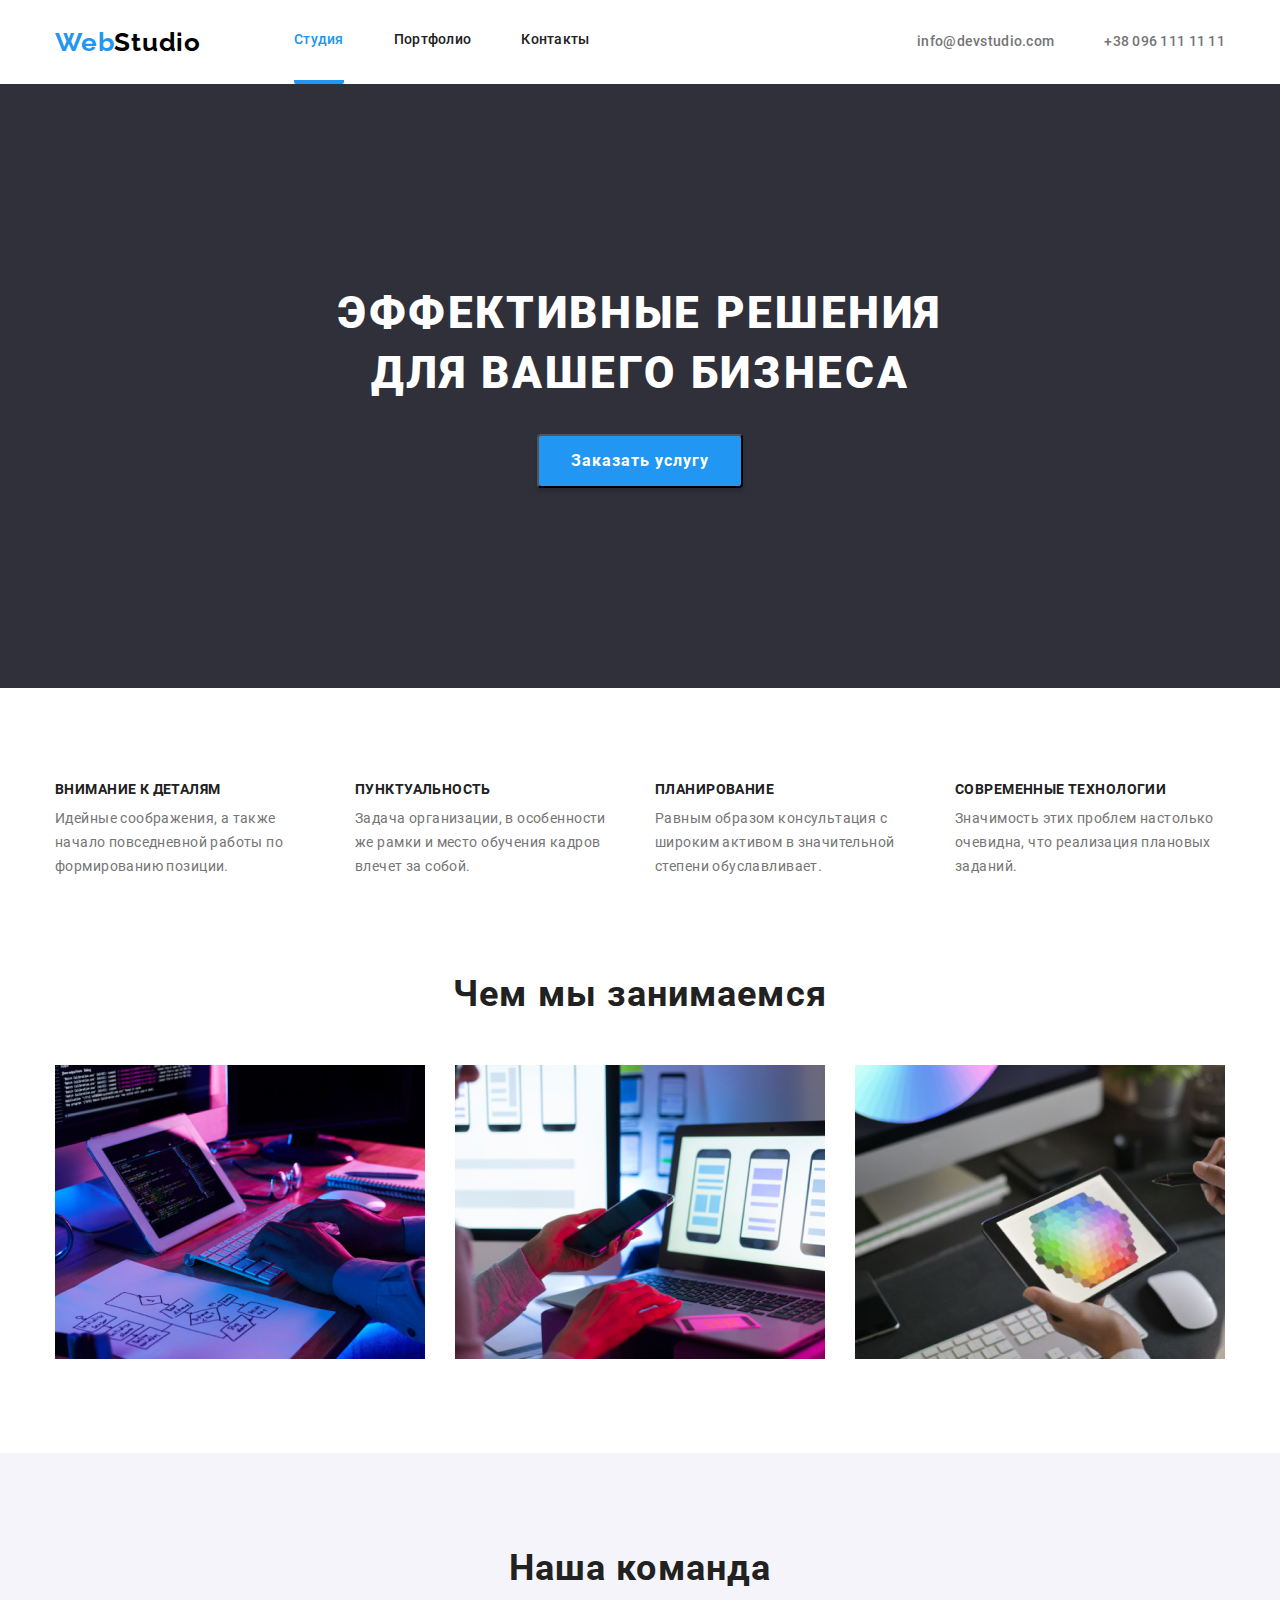
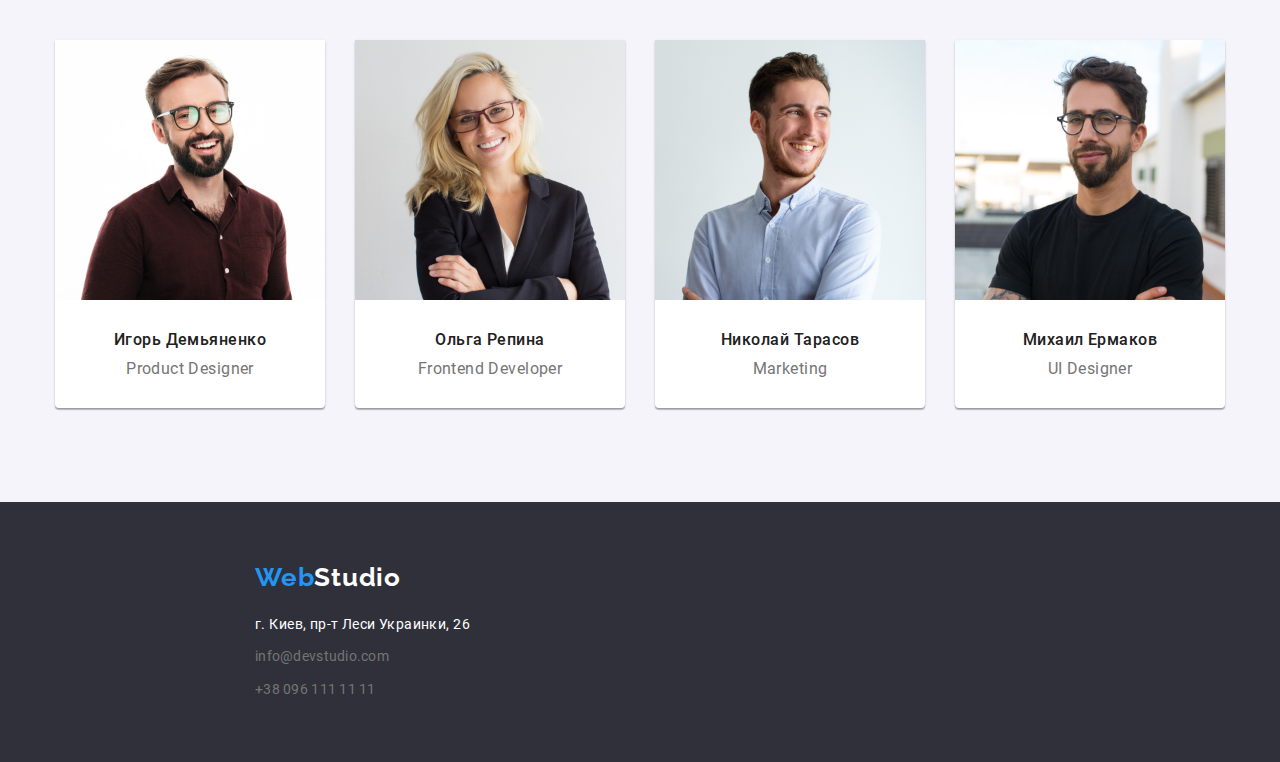
<file: index.html>
<!DOCTYPE html>
<html lang="ru">
  <head>
    <meta charset="UTF-8" />
    <meta name="viewport" content="width=device-width, initial-scale=1.0" />
    <title>WebStudio</title>
    <link
      href="https://fonts.googleapis.com/css2?family=Raleway:wght@700&display=swap"
      rel="stylesheet"
    />
    <link
      rel="stylesheet"
      href="https://cdnjs.cloudflare.com/ajax/libs/modern-normalize/1.0.0/modern-normalize.min.css"
    />
    <link rel="stylesheet" href="./css/styles.css" />
  </head>
  <body>
    <header>
      <div class="container header-container">
        <nav class="nav">
          <a href="" class="link logo"
            ><span class="logo-item">Web</span>Studio</a
          >
          <ul class="list nav-list">
            <li class="nav-item">
              <a href="./index.html" class="link current-page nav-link"
                >Студия</a
              >
            </li>
            <li class="nav-item">
              <a href="./portfolio.html" class="link nav-link">Портфолио</a>
            </li>
            <li class="nav-item">
              <a href="#contacts" class="link nav-link">Контакты</a>
            </li>
          </ul>
        </nav>

        <ul class="list contacts-list">
          <li class="cnts-item">
            <a href="mailto:info@devstudio.com" class="link contacts-link">
              info@devstudio.com</a
            >
          </li>
          <li class="cnts-item">
            <a href="tel:+380961111111" class="link contacts-link">
              +38 096 111 11 11
            </a>
          </li>
        </ul>
      </div>
    </header>

    <main>
      <section class="hero">
        <div class="hero-box">
          <h1 class="title">Эффективные решения для вашего бизнеса</h1>
          <button type="button" class="button">Заказать услугу</button>
        </div>
      </section>

      <section class="advantages">
        <div class="container">
          <h2 class="visually-hidden">Наши преимущества</h2>
          <ul class="list advantages-list">
            <li class="advantages-item">
              <h3 class="title advantages-title">Внимание к деталям</h3>
              <p>
                Идейные соображения, а также начало повседневной работы по
                формированию позиции.
              </p>
            </li>
            <li class="advantages-item">
              <h3 class="title advantages-title">Пунктуальность</h3>
              <p>
                Задача организации, в особенности же рамки и место обучения
                кадров влечет за собой.
              </p>
            </li>
            <li class="advantages-item">
              <h3 class="title advantages-title">Планирование</h3>
              <p>
                Равным образом консультация с широким активом в значительной
                степени обуславливает.
              </p>
            </li>
            <li class="advantages-item">
              <h3 class="title advantages-title">Современные технологии</h3>
              <p>
                Значимость этих проблем настолько очевидна, что реализация
                плановых заданий.
              </p>
            </li>
          </ul>
        </div>
      </section>

      <section class="section activity">
        <div class="container">
          <h2 class="title">Чем мы занимаемся</h2>
          <ul class="list">
            <li class="activity-item">
              <img
                src="./images/do/img1.jpg"
                width="370"
                height="294"
                alt="Разработка вэб-сайтов"
              />
            </li>
            <li class="activity-item">
              <img
                src="./images/do/img2.jpg"
                width="370"
                height="294"
                alt="Адаптация сайтов под мобильную версию"
              />
            </li>
            <li class="activity-item">
              <img
                src="./images/do/img3.jpg"
                width="370"
                height="294"
                alt="Подбор дизайна вэб-сайта"
              />
            </li>
          </ul>
        </div>
      </section>

      <section class="section team">
        <div class="container">
          <h2 class="title team-title">Наша команда</h2>
          <ul class="list">
            <li class="team-card">
              <img
                class="photo"
                src="./images/team/team1.jpg"
                width="270"
                alt="Мужчина в рубашке улыбается"
              />
              <h3 class="title team-mate">Игорь Демьяненко</h3>
              <p class="profession">Product Designer</p>
            </li>
            <li class="team-card">
              <img
                class="photo"
                src="./images/team/team2.jpg"
                width="270"
                alt="Женщина в пиджаке улыбается"
              />
              <h3 class="title team-mate">Ольга Репина</h3>
              <p class="profession">Frontend Developer</p>
            </li>
            <li class="team-card">
              <img
                class="photo"
                src="./images/team/team3.jpg"
                width="270"
                alt="Мужчина улыбается и смотрит в сторону"
              />
              <h3 class="title team-mate">Николай Тарасов</h3>
              <p class="profession">Marketing</p>
            </li>
            <li class="team-card">
              <img
                class="photo"
                src="./images/team/team4.jpg"
                width="270"
                alt="Мужчина в фктболке скромно улыбается"
              />
              <h3 class="title team-mate">Михаил Ермаков</h3>
              <p class="profession">UI Designer</p>
            </li>
          </ul>
        </div>
      </section>
    </main>

    <footer class="footer">
      <div id="contacts" class="container">
        <a href="" class="link logo"
          ><span class="logo-item">Web</span>Studio</a
        >
        <address class="contacts">
          <ul class="list">
            <li class="list-item">
              <a
                href="https://goo.gl/maps/qRCtbatXRMtNsMS67"
                target="_blank"
                rel="noopener noreferer"
                class="link adress"
                >г. Киев, пр-т Леси Украинки, 26</a
              >
            </li>
            <li class="list-item">
              <a href="mailto:info@devstudio.com" class="link contacts-link"
                >info@devstudio.com</a
              >
            </li>
            <li class="list-item">
              <a href="tel:+380961111111" class="link contacts-link"
                >+38 096 111 11 11</a
              >
            </li>
          </ul>
        </address>
      </div>
    </footer>
  </body>
</html>
</file>
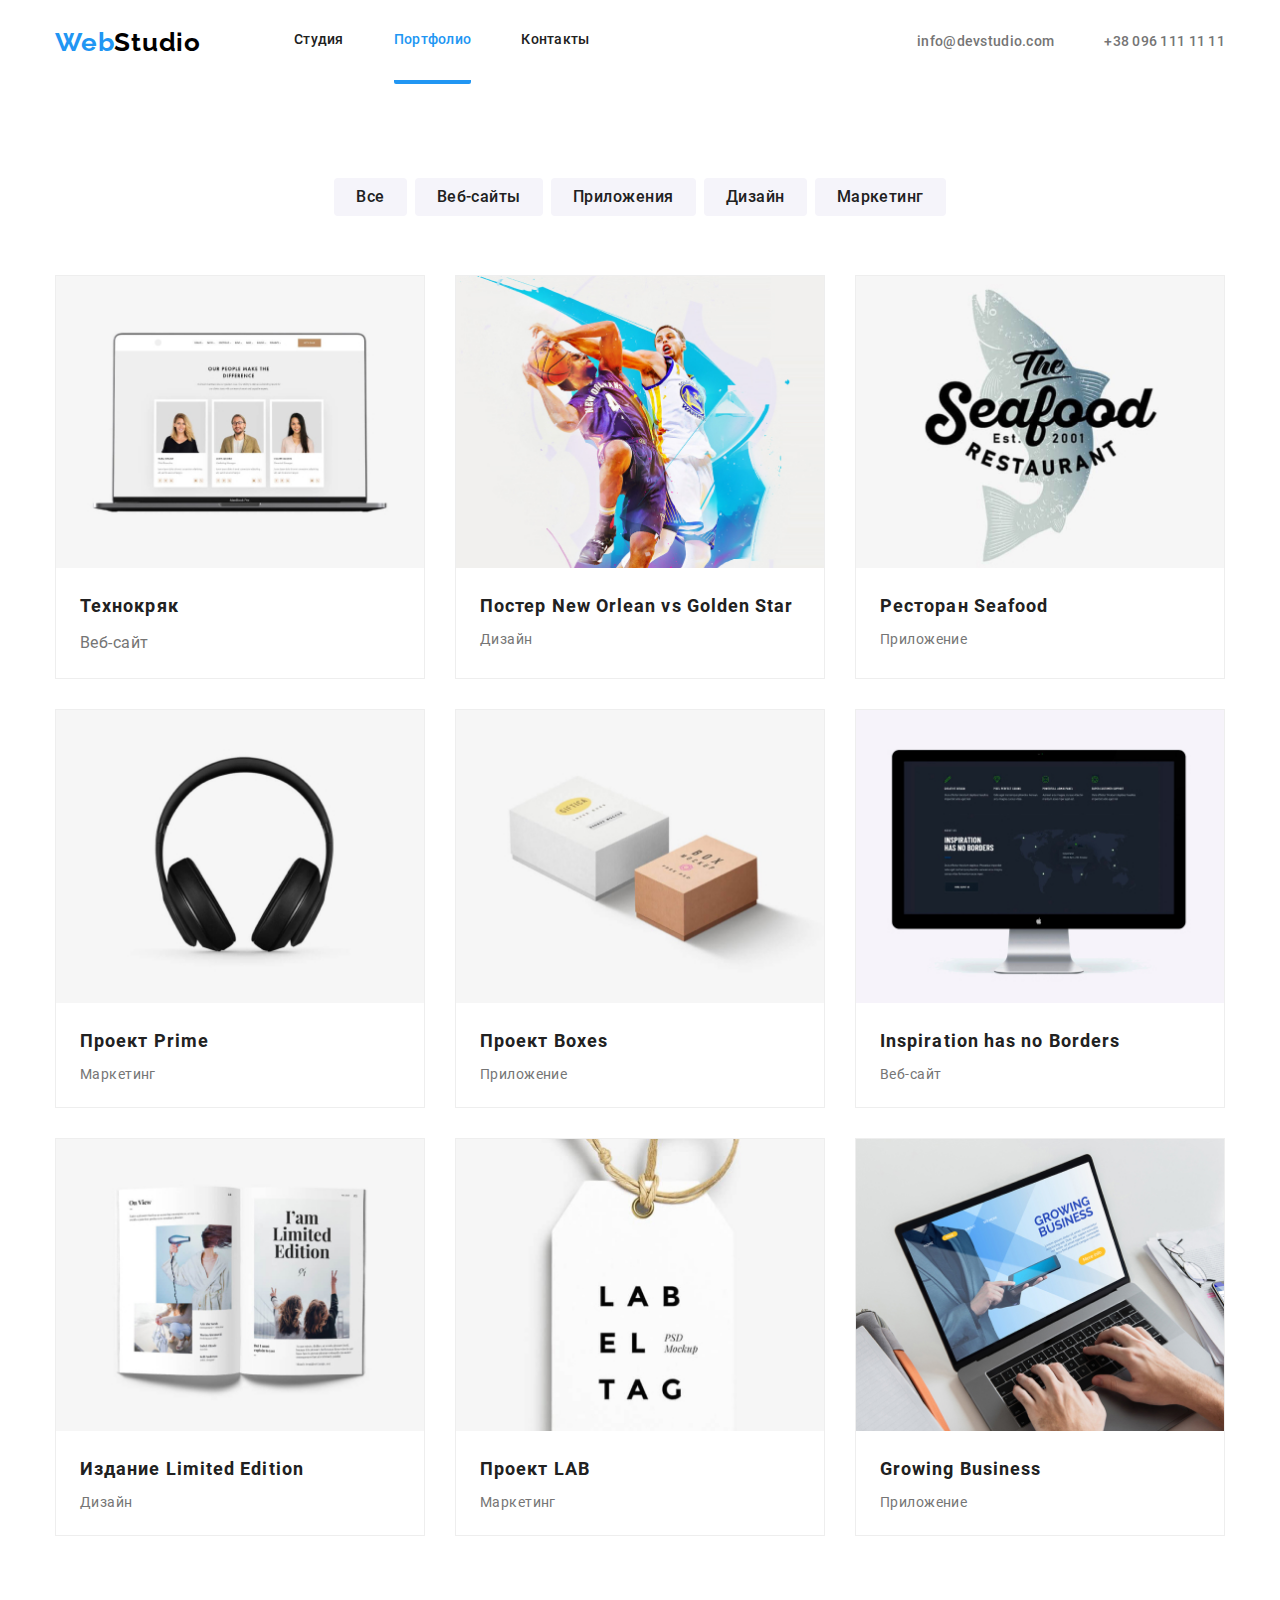
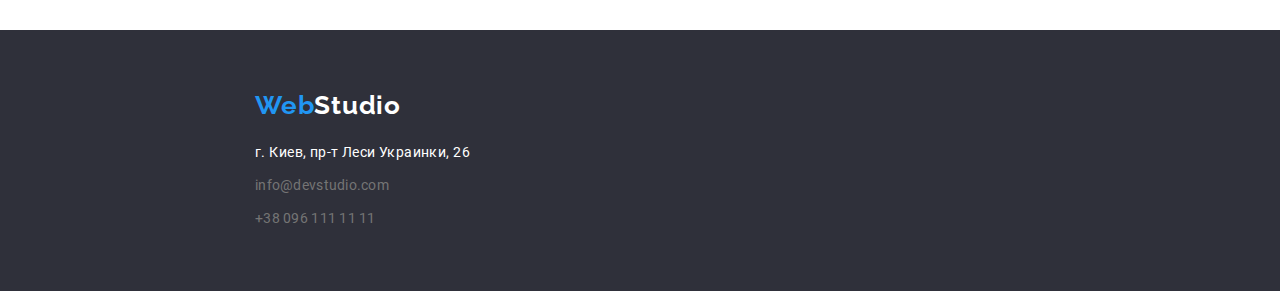
<file: portfolio.html>
<!DOCTYPE html>
<html lang="ru">
  <head>
    <meta charset="UTF-8" />
    <meta name="viewport" content="width=device-width, initial-scale=1.0" />
    <title>Portfolio</title>
    <link
      href="https://fonts.googleapis.com/css2?family=Raleway:wght@700&display=swap"
      rel="stylesheet"
    />
    <link
      rel="stylesheet"
      href="https://cdnjs.cloudflare.com/ajax/libs/modern-normalize/1.0.0/modern-normalize.min.css"
    />
    <link rel="stylesheet" href="./css/styles.css" />
  </head>
  <body>
    <!-- Шапка сайта -->

    <header>
      <div class="container header-container">
        <nav class="nav">
          <a href="" class="link logo"
            ><span class="logo-item">Web</span>Studio</a
          >
          <ul class="list nav-list">
            <li class="nav-item">
              <a href="./index.html" class="link nav-link">Студия</a>
            </li>
            <li class="nav-item">
              <a href="./portfolio.html" class="link current-page nav-link"
                >Портфолио</a
              >
            </li>
            <li class="nav-item">
              <a href="#contacts" class="link nav-link">Контакты</a>
            </li>
          </ul>
        </nav>

        <ul class="list contacts-list">
          <li class="cnts-item">
            <a href="mailto:info@devstudio.com" class="link contacts-link">
              info@devstudio.com</a
            >
          </li>
          <li class="cnts-item">
            <a href="tel:+380961111111" class="link contacts-link">
              +38 096 111 11 11
            </a>
          </li>
        </ul>
      </div>
    </header>

    <!-- Основной контент -->

    <main>
      <section class="portfolio">
        <div class="container btn-container">
          <h1 class="visually-hidden">Projects</h1>
          <ul class="list btn-list">
            <li class="list-item">
              <button type="button" class="filter-btn">Все</button>
            </li>
            <li class="list-item">
              <button type="button" class="filter-btn">Веб-сайты</button>
            </li>
            <li class="list-item">
              <button type="button" class="filter-btn">Приложения</button>
            </li>
            <li class="list-item">
              <button type="button" class="filter-btn">Дизайн</button>
            </li>
            <li class="list-item">
              <button type="button" class="filter-btn">Маркетинг</button>
            </li>
          </ul>
        </div>
        <div class="container project-container">
          <ul class="list project-list">
            <li class="project-card">
              <a href="" class="project-link"
                ><img
                  class="project-img"
                  src="./images/projects/img1.jpg"
                  width="370"
                  alt="ноутбук с открытой вэб-страницой"
                />
                <div class="card-text">
                  <h2 class="project-title">Технокряк</h2>
                  <p class="project-kind">Веб-сайт</p>
                </div>
              </a>
            </li>
            <li class="project-card">
              <a href="" class="project-link"
                ><img
                  class="project-img"
                  src="./images/projects/img2.jpg"
                  width="370"
                  alt="Два баскетболиста"
                />
                <div class="card-text">
                  <h2 class="project-title">
                    Постер New Orlean vs Golden Star
                  </h2>
                  <p>Дизайн</p>
                </div>
              </a>
            </li>
            <li class="project-card">
              <a href="" class="project-link"
                ><img
                  class="project-img"
                  src="./images/projects/img3.jpg"
                  width="370"
                  alt="Логотип с рыбой"
                />
                <div class="card-text">
                  <h2 class="project-title">Ресторан Seafood</h2>
                  <p>Приложение</p>
                </div>
              </a>
            </li>
            <li class="project-card">
              <a href="" class="project-link"
                ><img
                  class="project-img"
                  src="./images/projects/img4.jpg"
                  width="370"
                  alt="Наушники"
                />
                <div class="card-text">
                  <h2 class="project-title">Проект Prime</h2>
                  <p>Маркетинг</p>
                </div>
              </a>
            </li>
            <li class="project-card">
              <a href="" class="project-link"
                ><img
                  class="project-img"
                  src="./images/projects/img5.jpg"
                  width="370"
                  alt="Две коробки"
                />
                <div class="card-text">
                  <h2 class="project-title">Проект Boxes</h2>
                  <p>Приложение</p>
                </div>
              </a>
            </li>
            <li class="project-card">
              <a href="" class="project-link"
                ><img
                  class="project-img"
                  src="./images/projects/img6.jpg"
                  width="370"
                  alt="Моноблок с открытой веб-страницой"
                />
                <div class="card-text">
                  <h2 class="project-title">Inspiration has no Borders</h2>
                  <p>Веб-сайт</p>
                </div>
              </a>
            </li>
            <li class="project-card">
              <a href="" class="project-link"
                ><img
                  class="project-img"
                  src="./images/projects/img7.jpg"
                  width="370"
                  alt="Открытый журнал, со статьей"
                />
                <div class="card-text">
                  <h2 class="project-title">Издание Limited Edition</h2>
                  <p>Дизайн</p>
                </div>
              </a>
            </li>
            <li class="project-card">
              <a href="" class="project-link"
                ><img
                  class="project-img"
                  src="./images/projects/img8.jpg"
                  width="370"
                  alt="Бирка с логотипом проэкта"
                />
                <div class="card-text">
                  <h2 class="project-title">Проект LAB</h2>
                  <p>Маркетинг</p>
                </div>
              </a>
            </li>
            <li class="project-card">
              <a href="" class="project-link"
                ><img
                  class="project-img"
                  src="./images/projects/img9.jpg"
                  width="370"
                  alt="Руки клацающие ноутбук"
                />
                <div class="card-text">
                  <h2 class="project-title">Growing Business</h2>
                  <p>Приложение</p>
                </div>
              </a>
            </li>
          </ul>
        </div>
      </section>
    </main>

    <!-- Футер сайта -->

    <footer class="footer">
      <div id="contacts" class="container">
        <a href="" class="link logo"
          ><span class="logo-item">Web</span>Studio</a
        >
        <address class="contacts">
          <ul class="list">
            <li class="list-item">
              <a
                href="https://goo.gl/maps/qRCtbatXRMtNsMS67"
                target="_blank"
                rel="noopener noreferer"
                class="link adress"
                >г. Киев, пр-т Леси Украинки, 26</a
              >
            </li>
            <li class="list-item">
              <a href="mailto:info@devstudio.com" class="link contacts-link"
                >info@devstudio.com</a
              >
            </li>
            <li class="list-item">
              <a href="tel:+380961111111" class="link contacts-link"
                >+38 096 111 11 11</a
              >
            </li>
          </ul>
        </address>
      </div>
    </footer>
  </body>
</html>
</file>
<file: css/styles.css>
/* roboto-regular - latin_cyrillic */
@font-face {
  font-family: 'Roboto';
  font-style: normal;
  font-weight: 400;
  src: url('../fonts/roboto-v20-latin_cyrillic-regular.eot');
  src: local('Roboto'), local('Roboto-Regular'),
    url('../fonts/roboto-v20-latin_cyrillic-regular.eot?#iefix')
      format('embedded-opentype'),
    url('../fonts/roboto-v20-latin_cyrillic-regular.woff2') format('woff2'),
    url('../fonts/roboto-v20-latin_cyrillic-regular.woff') format('woff'),
    url('../fonts/roboto-v20-latin_cyrillic-regular.ttf') format('truetype'),
    url('../fonts/roboto-v20-latin_cyrillic-regular.svg#Roboto') format('svg');
}
/* roboto-500 - latin_cyrillic */
@font-face {
  font-family: 'Roboto';
  font-style: normal;
  font-weight: 500;
  src: url('../fonts/roboto-v20-latin_cyrillic-500.eot');
  src: local('Roboto Medium'), local('Roboto-Medium'),
    url('../fonts/roboto-v20-latin_cyrillic-500.eot?#iefix')
      format('embedded-opentype'),
    url('../fonts/roboto-v20-latin_cyrillic-500.woff2') format('woff2'),
    url('../fonts/roboto-v20-latin_cyrillic-500.woff') format('woff'),
    url('../fonts/roboto-v20-latin_cyrillic-500.ttf') format('truetype'),
    url('../fonts/roboto-v20-latin_cyrillic-500.svg#Roboto') format('svg');
}
/* roboto-700 - latin_cyrillic */
@font-face {
  font-family: 'Roboto';
  font-style: normal;
  font-weight: 700;
  src: url('../fonts/roboto-v20-latin_cyrillic-700.eot');
  src: local('Roboto Bold'), local('Roboto-Bold'),
    url('../fonts/roboto-v20-latin_cyrillic-700.eot?#iefix')
      format('embedded-opentype'),
    url('../fonts/roboto-v20-latin_cyrillic-700.woff2') format('woff2'),
    url('../fonts/roboto-v20-latin_cyrillic-700.woff') format('woff'),
    url('../fonts/roboto-v20-latin_cyrillic-700.ttf') format('truetype'),
    url('../fonts/roboto-v20-latin_cyrillic-700.svg#Roboto') format('svg');
}
/* roboto-900 - latin_cyrillic */
@font-face {
  font-family: 'Roboto';
  font-style: normal;
  font-weight: 900;
  src: url('../fonts/roboto-v20-latin_cyrillic-900.eot');
  src: local('Roboto Black'), local('Roboto-Black'),
    url('../fonts/roboto-v20-latin_cyrillic-900.eot?#iefix')
      format('embedded-opentype'),
    url('../fonts/roboto-v20-latin_cyrillic-900.woff2') format('woff2'),
    url('../fonts/roboto-v20-latin_cyrillic-900.woff') format('woff'),
    url('../fonts/roboto-v20-latin_cyrillic-900.ttf') format('truetype'),
    url('../fonts/roboto-v20-latin_cyrillic-900.svg#Roboto') format('svg');
}

:root {
  --main-text-color: #757575;
  --title-text-color: #212121;
  --accent-text-color: #2196f3;
  --white: #ffffff;
  --second-backgroung-color: #f5f4fa;
  --black: #000000;
}

html {
  box-sizing: border-box;
}
*,
*::before,
*::after {
  box-sizing: inherit;
}

body {
  margin: 0;

  font-family: 'Roboto', sans-serif;
  font-size: 14px;
  line-height: 1.71;
  letter-spacing: 0.03em;
  color: var(--main-text-color);
  background-color: var(--white);
}

img {
  display: block;
  max-width: 100%;
  height: auto;
}

h1,
h2,
h3,
p {
  margin-top: 0;
}

p {
  margin-bottom: 0;
}

.visually-hidden {
  position: absolute !important;
  clip: rect(1px 1px 1px 1px);
  clip: rect(1px, 1px, 1px, 1px);
  padding: 0 !important;
  border: 0 !important;
  height: 1px !important;
  width: 1px !important;
  overflow: hidden;
}

.container {
  width: 1200px;
  padding-left: 15px;
  padding-right: 15px;
  margin-left: auto;
  margin-right: auto;
}

.link {
  text-decoration: none;
  color: inherit;
}

.link:hover,
.link:focus {
  color: var(--accent-text-color);
}

.footer .link:hover,
footer .link:focus {
  color: var(--accent-text-color);
}

.list {
  list-style: none;
  padding: 0;
  margin: 0;
}

.logo {
  margin-right: 93px;

  font-family: 'Raleway', sans-serif;
  font-weight: 700;
  font-size: 26px;
  line-height: 1.19;
  letter-spacing: 0.03em;
  color: var(--black);
}

.logo-item {
  color: var(--accent-text-color);
}

.footer .logo {
  display: inline-block;
  margin-right: 0px;
  margin-bottom: 20px;

  color: var(--white);
}

.title {
  font-weight: 700;
  font-size: 36px;
  line-height: 1.17;
  letter-spacing: 0.03em;
  color: var(--title-text-color);
}

.section {
  padding-top: 94px;
  padding-bottom: 94px;
}

.header-container {
  display: flex;
  align-items: center;
  justify-content: flex-start;
}

.nav {
  display: flex;
  align-items: center;
}
.nav-list {
  display: flex;
}

.nav-item:not(:last-child) {
  margin-right: 50px;
}

.nav-link {
  display: block;
  padding-top: 32px;
  padding-bottom: 32px;

  font-weight: 500;
  line-height: 1.14;
  letter-spacing: 0.02em;
  color: var(--title-text-color);
}

.contacts-list {
  display: flex;
  margin-left: auto;
}

.cnts-item + .cnts-item {
  margin-left: 50px;
}

.contacts-link {
  font-weight: 500;
  line-height: 1.14;
  letter-spacing: 0.02em;
}

.hero {
  display: flex;
  justify-content: center;
  padding-top: 200px;
  padding-bottom: 200px;
  background-color: #2f303a;
  text-align: center;
}

.hero-box {
  width: 610px;
}

.hero .title {
  margin-bottom: 30px;

  font-weight: 900;
  font-size: 44px;
  line-height: 1.36;
  letter-spacing: 0.06em;
  text-align: center;
  text-transform: uppercase;
  color: var(--white);
}

.button {
  display: inline-block;
  padding: 10px 32px;
  min-width: 200px;
  border-radius: 4px;
  box-shadow: 0px 4px 4px rgba(0, 0, 0, 0.15);

  font-family: inherit;
  font-weight: 700;
  font-size: 16px;
  line-height: 1.87;
  text-align: center;
  letter-spacing: 0.06em;
  color: var(--white);
  background-color: var(--accent-text-color);
}

.advantages-list {
  display: flex;
}

.advantages-item {
  width: 270px;
}

.advantages-item:not(:last-child) {
  margin-right: 30px;
}

.advantages {
  padding-top: 94px;
  padding-bottom: 94px;
}

.advantages-title {
  margin-bottom: 10px;

  font-size: 14px;
  line-height: 1.14;
  letter-spacing: 0.03em;
  text-transform: uppercase;
}

.activity .title,
.team .title {
  text-align: center;
}

.activity {
  padding-top: 0;
}

.activity .title {
  margin-bottom: 50px;
}

.activity .list {
  display: flex;
}

.activity-item:not(:last-child) {
  margin-right: 30px;
}

.team {
  background-color: var(--second-backgroung-color);
}

.team .list {
  display: flex;
}
.team-card {
  width: 270px;
  padding-bottom: 30px;

  background-color: var(--white);
  box-shadow: 0px 1px 3px rgba(0, 0, 0, 0.12), 0px 1px 1px rgba(0, 0, 0, 0.14),
    0px 2px 1px rgba(0, 0, 0, 0.2);
  border-radius: 0px 0px 4px 4px;
}

.team-card:not(:last-child) {
  margin-right: 30px;
}

.team-title {
  margin-bottom: 50px;
}

.photo {
  margin-bottom: 30px;
}

.team-mate {
  margin-bottom: 10px;

  font-weight: 500;
  font-size: 16px;
  line-height: 1.19;
  text-align: center;
  letter-spacing: 0.03em;
  color: var(--title-text-color);
}

.profession {
  font-size: 16px;
  line-height: 1.19;
  text-align: center;
}

.footer {
  background: #2f303a;
}

.footer .container {
  padding: 60px 215px;
}

footer .container {
  padding-top: 60px;
  padding-bottom: 60px;
}
.adress {
  color: var(--white);
}

.contacts {
  font-style: normal;
}

.contacts .contacts-link {
  font-weight: inherit;
}

.list-item:not(:last-child) {
  margin-bottom: 9px;
}

.btn-container {
  padding-top: 94px;
  padding-bottom: 50px;
}

.btn-list {
  display: flex;
  justify-content: center;
}

.filter-btn {
  border-radius: 4px;
  padding: 6px 22px;
  cursor: pointer;
  border: transparent;

  font-family: inherit;
  font-weight: 500;
  font-size: 16px;
  line-height: 1.62;
  text-align: center;
  letter-spacing: 0.03em;
  color: var(--title-text-color);
  background: var(--second-backgroung-color);
}

.btn-list .list-item:not(:last-child) {
  margin-right: 8px;
}

.filter-btn:hover,
.filter-btn:focus {
  box-shadow: 0px 3px 1px rgba(0, 0, 0, 0.1), 0px 1px 2px rgba(0, 0, 0, 0.08),
    0px 2px 2px rgba(0, 0, 0, 0.12);
  color: var(--white);
  background-color: var(--accent-text-color);
}

.project-container {
  padding-bottom: 94px;
}

.projects {
  padding-bottom: 94px;
}

.project-list {
  display: flex;
  flex-wrap: wrap;
}

.project-card {
  width: 370px;
  margin-right: 30px;
  margin-bottom: 30px;
  border: 1px solid #eeeeee;
}

.project-card:nth-child(3n) {
  margin-right: 0;
}

.project-card:nth-last-child(-n + 3) {
  margin-bottom: 0;
}

.card-text {
  padding: 20px 24px;
}
.project-link {
  text-decoration: none;
  color: inherit;
}

.project-title {
  margin-bottom: 4px;

  font-weight: 700;
  font-size: 18px;
  line-height: 2;
  letter-spacing: 0.06em;
  color: var(--title-text-color);
}

.project-kind {
  font-size: 16px;
  line-height: 1.87;
  letter-spacing: 0.03em;
}

.current-page {
  color: var(--accent-text-color);
  border-bottom: 4px solid var(--accent-text-color);
  border-radius: 2px;
}
</file>
